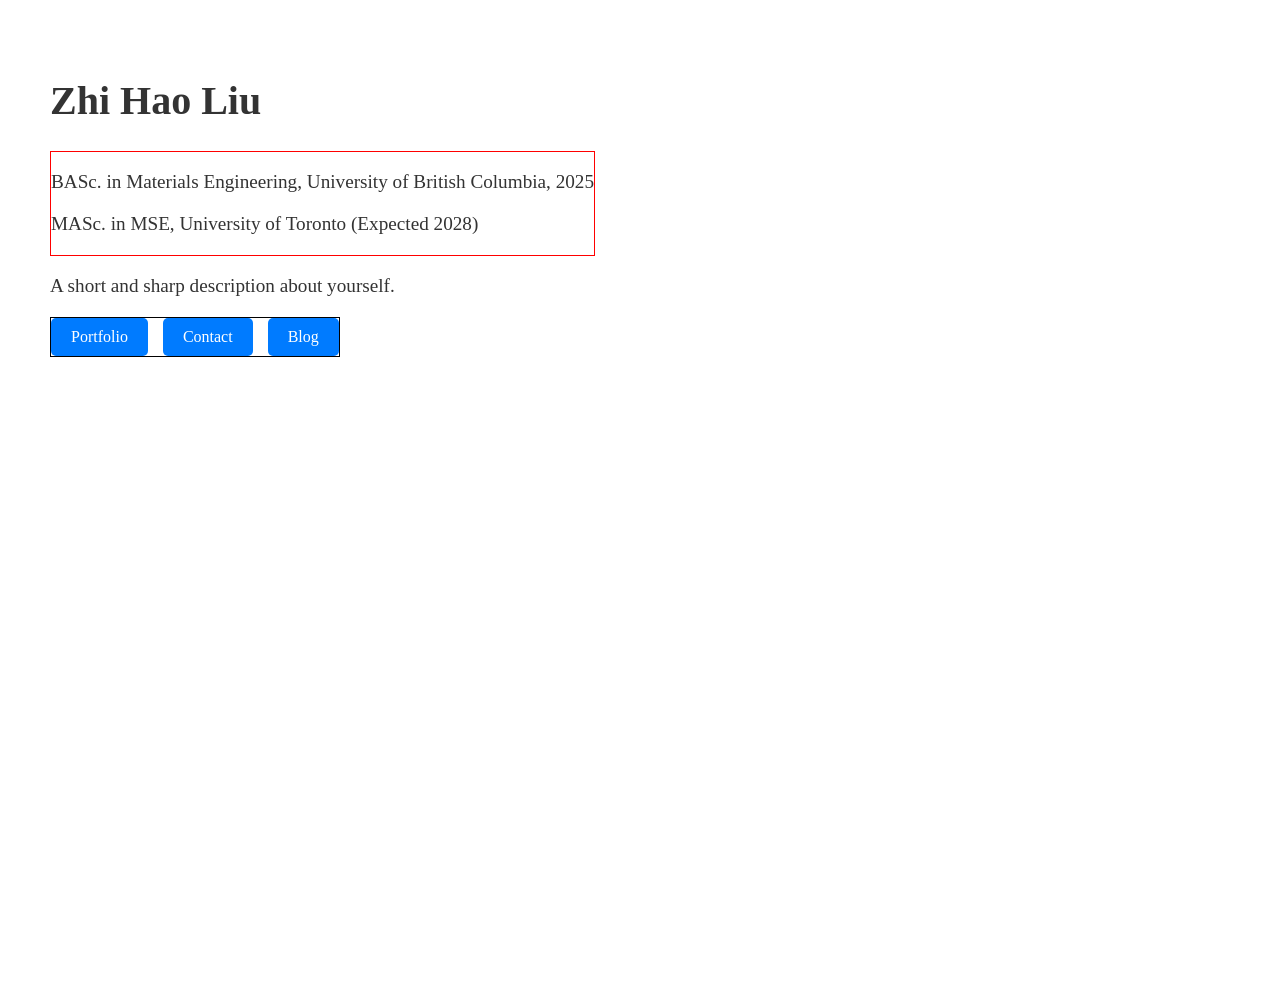
<file: index.html>
<!DOCTYPE html>
<html lang="en">
<head>
    <meta charset="UTF-8">
    <meta name="viewport" content="width=device-width, initial-scale=1.0">
    <link rel="stylesheet" href="style.css">
    <title>Your Name</title>
</head>
<body>
    <h1>Zhi Hao Liu</h1>
    <div class="education">
        <p>BASc. in Materials Engineering, University of British Columbia, 2025</p>
        <p>MASc. in MSE, University of Toronto (Expected 2028)</p>
    </div>
    <p>A short and sharp description about yourself.</p>
    <div class="buttons">
        <a href="#">Portfolio</a>
        <a href="#">Contact</a>
        <a href="#">Blog</a>
    </div>
</body>
</html>
</file>
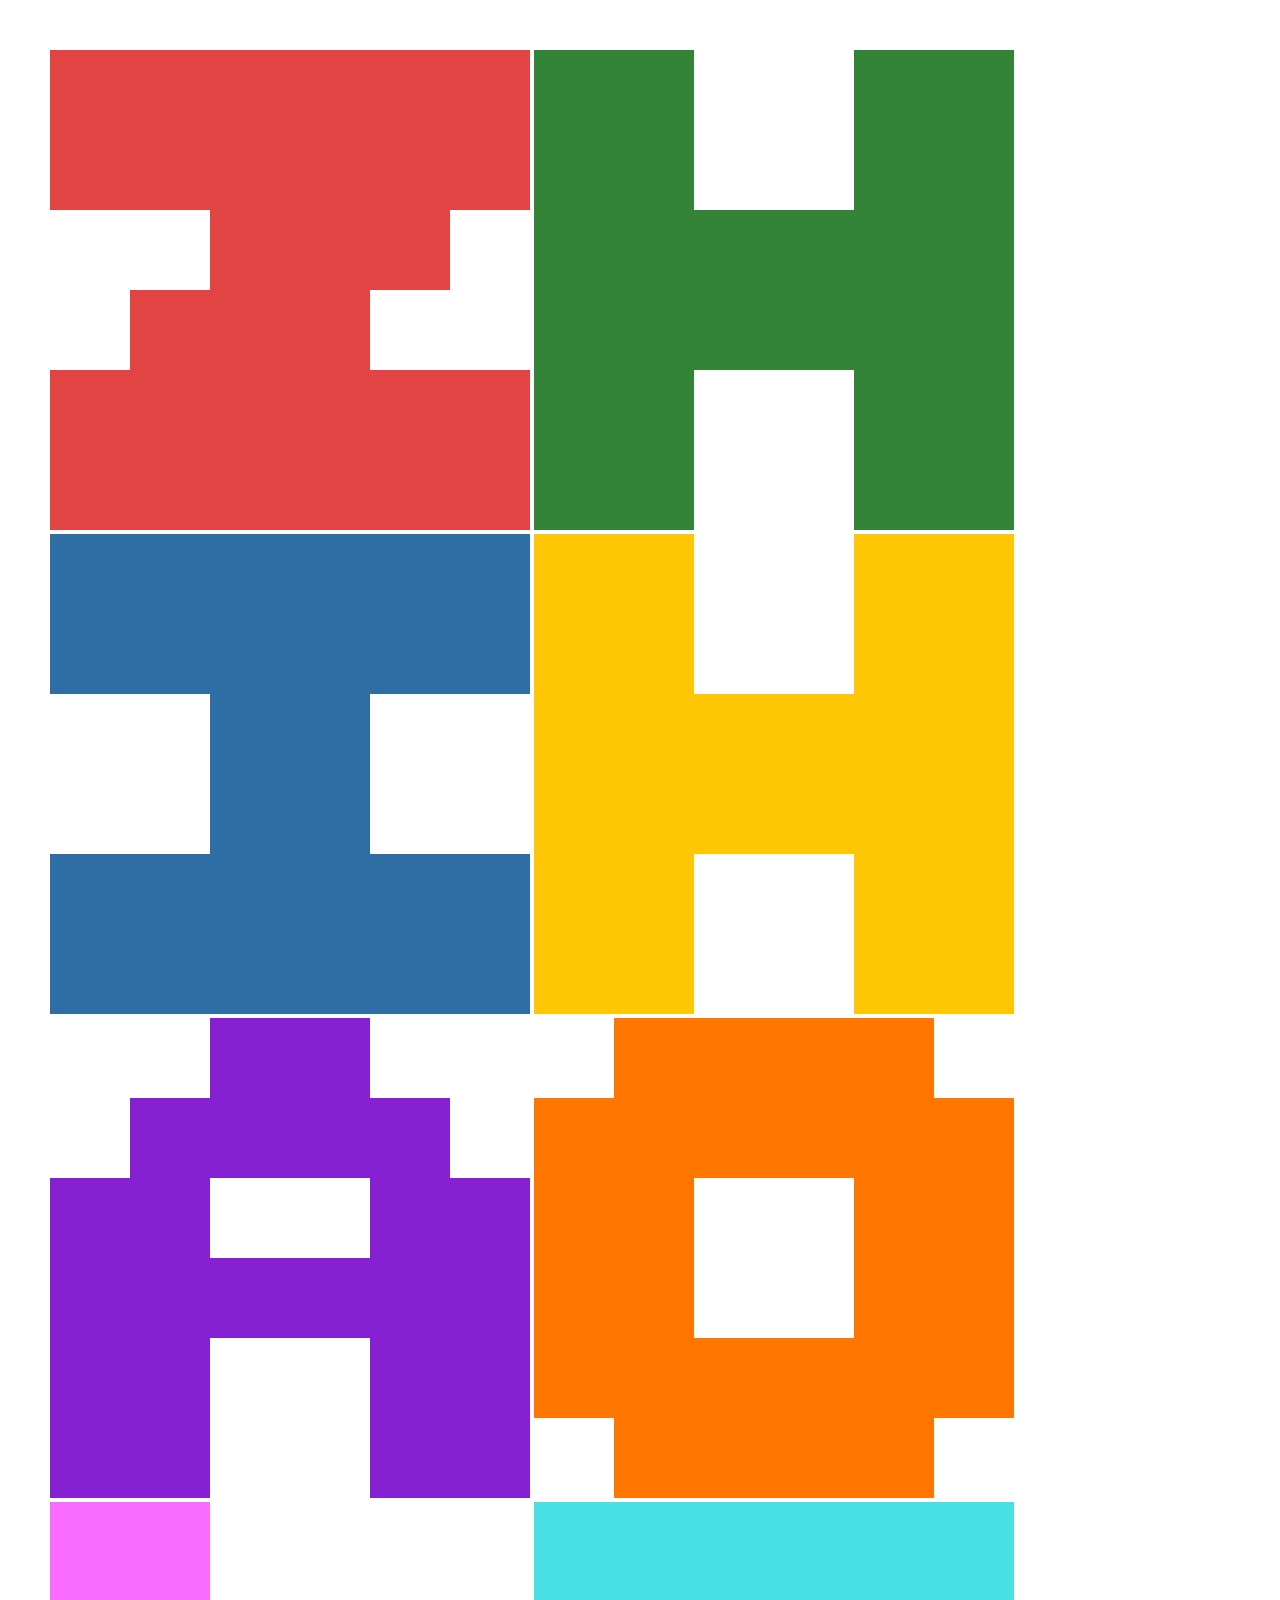
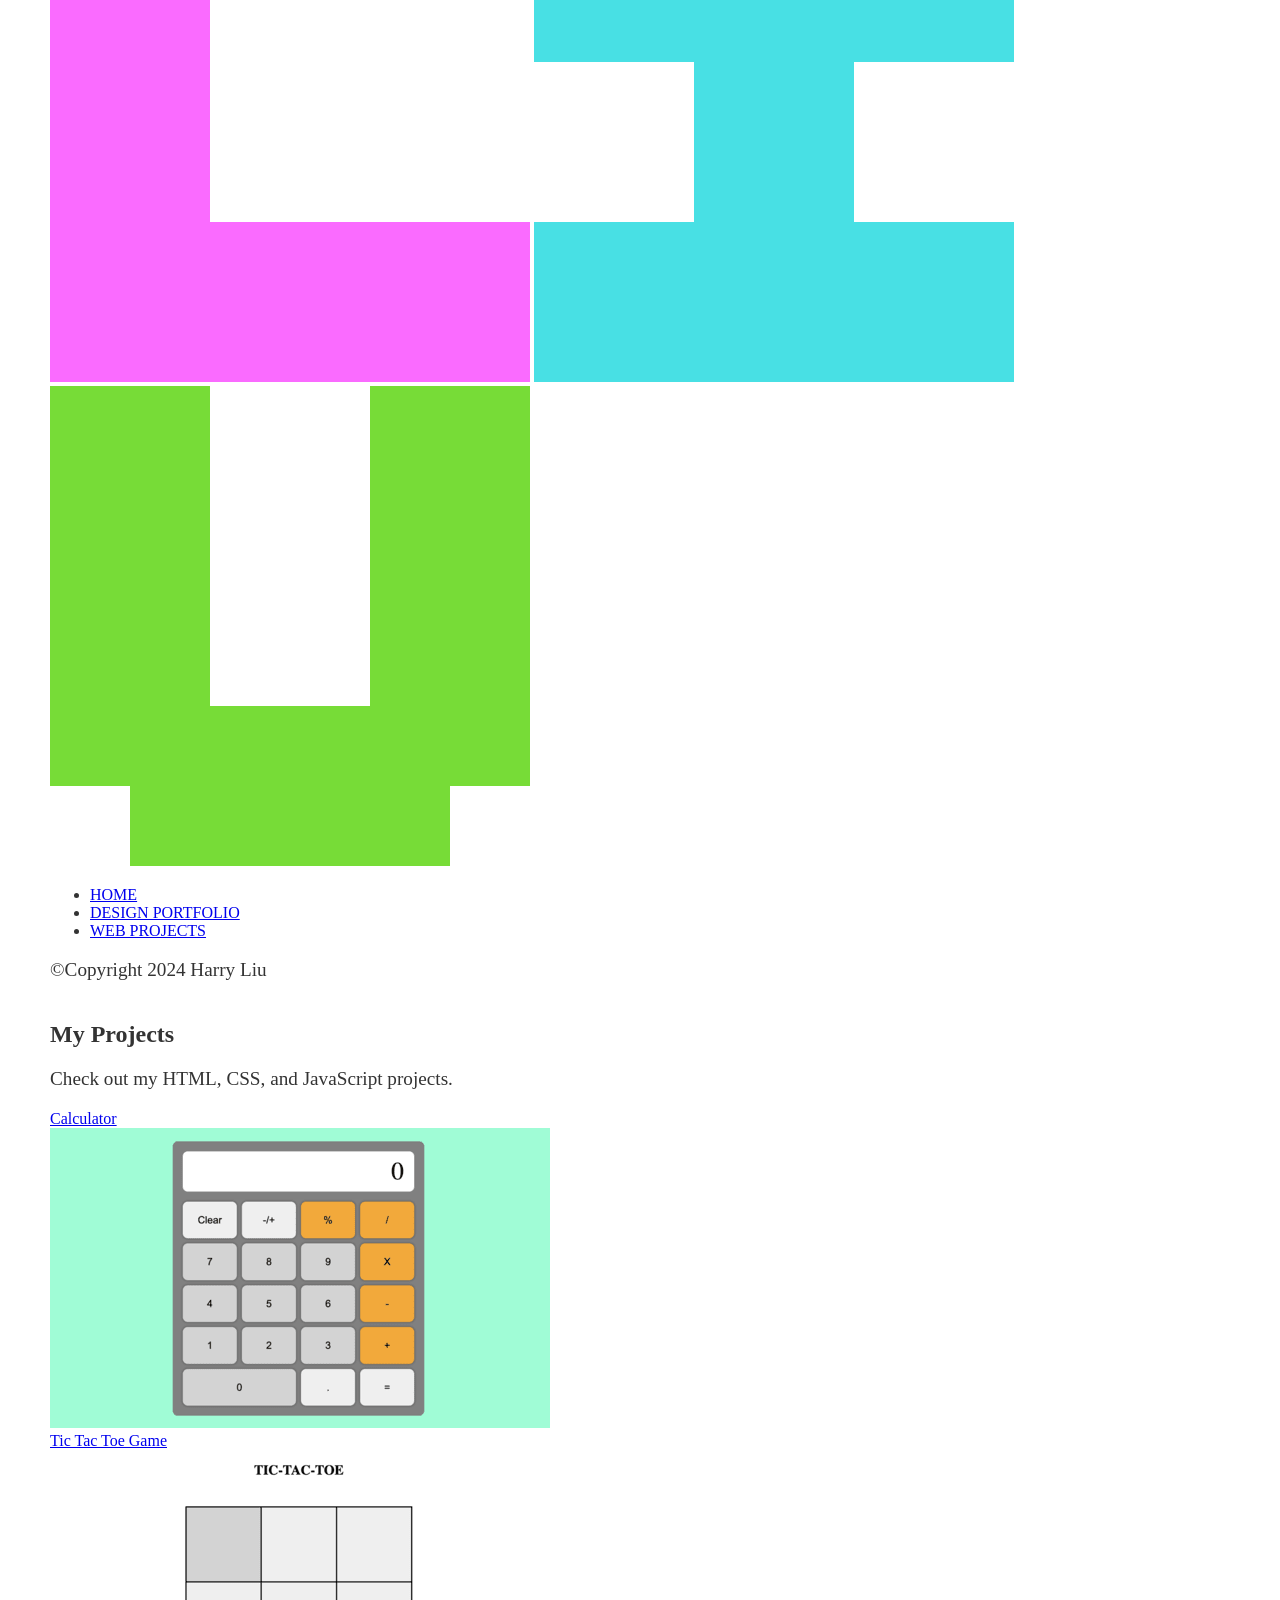
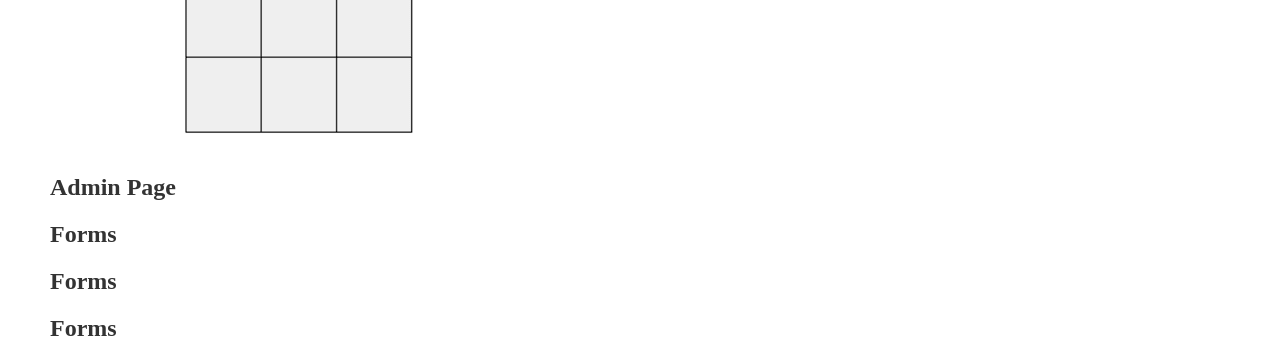
<file: projects.html>
<!DOCTYPE html>
<html lang="en">
<head>
    <meta charset="UTF-8">
    <meta name="viewport" content="width=device-width, initial-scale=1.0">
    <title>Harry Liu</title>
    <link rel="stylesheet" href="style.css">
</head>
<body>

    <div class="left">

        <header class="grid-container">
            <img id="logo"src="images/logo_0.png" alt="logo-img">
            <img id="logo"src="images/logo_1.png" alt="logo-img">
            <img id="logo"src="images/logo_2.png" alt="logo-img">
            <img id="logo"src="images/logo_3.png" alt="logo-img">
            <img id="logo"src="images/logo_4.png" alt="logo-img">
            <img id="logo"src="images/logo_5.png" alt="logo-img">
            <img id="logo"src="images/logo_6.png" alt="logo-img">
            <img id="logo"src="images/logo_7.png" alt="logo-img">
            <img id="logo"src="images/logo_8.png" alt="logo-img">
        </header>

        <nav>
            <ul>
                <li><a href="index.html">HOME</a></li>
                <li><a href="gallery.html">DESIGN PORTFOLIO</a></li>
                <li><a href="#">WEB PROJECTS</a></li>
                <!-- <li><a href="#">INFO</a></li> -->
            </ul>
        </nav>

        <footer>
            <p>©Copyright 2024 Harry Liu</p>
        </footer>

    </div>

    <div class="right">

        <div class="project">

            <div class="project-container">

                <div class="page-info-container">
                    <h2>My Projects</h2>
                    <p>Check out my HTML, CSS, and JavaScript projects.</p>
                </div>

                <div class="project-list">

                    <div class="project-card">
                        <a href="https://hliu19.github.io/odin-calculator">Calculator</a>
                        <div class="thumbnail-container">
                            <img class="thumbnail" src="images/calculator_thumbnail.png" alt="calculator">  
                        </div>
                    </div>

                    <div class="project-card">
                        <a href="https://hliu19.github.io/odin-tic-tac-toe">Tic Tac Toe Game</a>
                        <div class="thumbnail-container">
                            <img class="thumbnail" src="images/tictactoe_thumbnail.png" alt="tictactoe">  
                        </div>
                    </div>

                    <div class="project-card">
                        <h2>Admin Page</h2>
                        <div class="thumbnail"></div>
                    </div>

                    <div class="project-card">
                        <h2>Forms</h2>
                        <div class="thumbnail"></div>
                    </div>

                    <div class="project-card">
                        <h2>Forms</h2>
                        <div class="thumbnail"></div>
                    </div>

                    <div class="project-card">
                        <h2>Forms</h2>
                        <div class="thumbnail"></div>
                    </div>

                </div>
            </div>

        </div>
    </div>
    
</body>
</html>
</file>
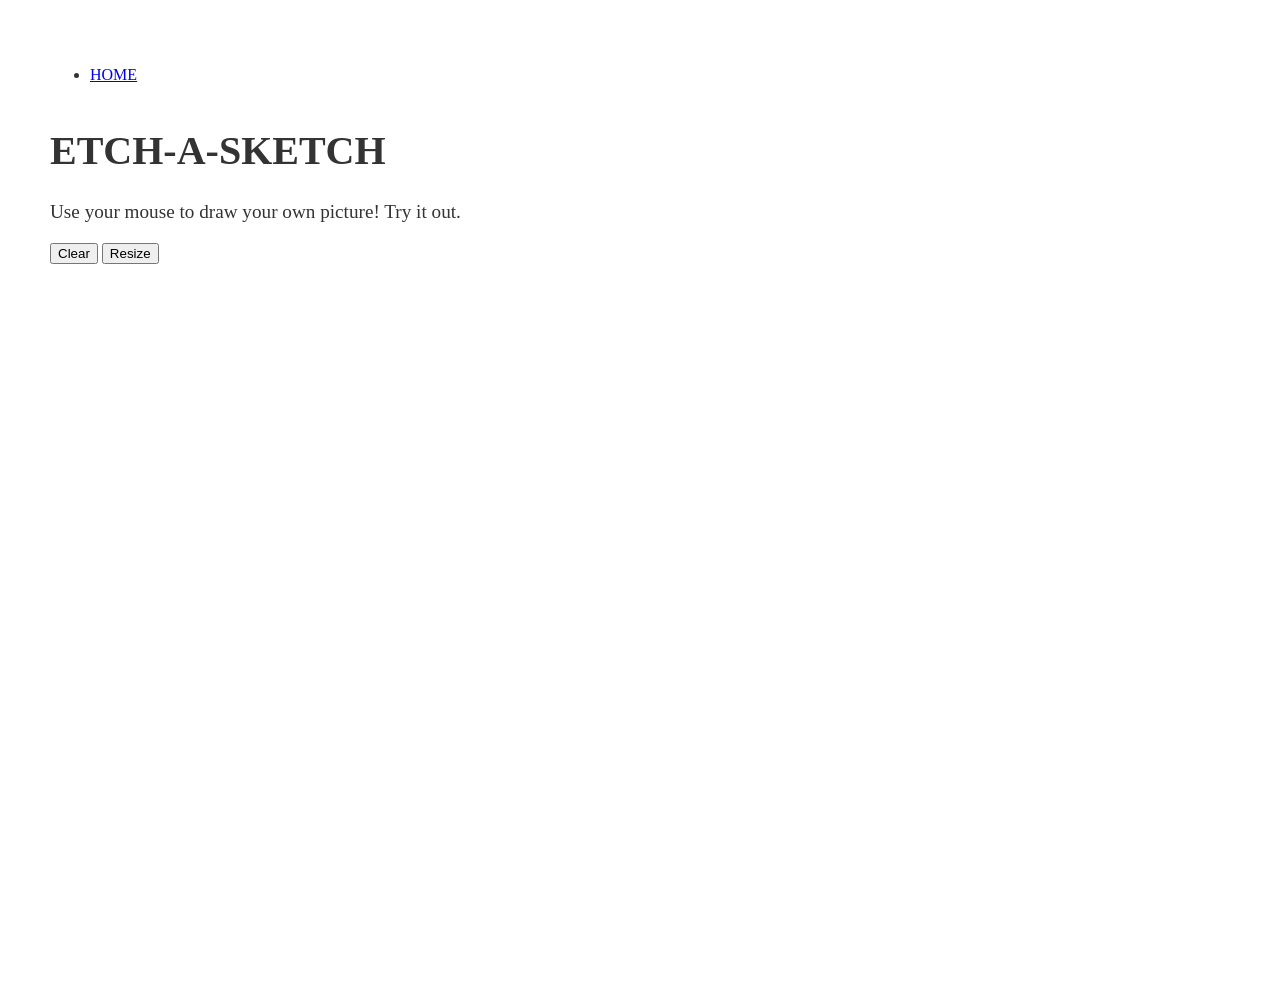
<file: etch-a-sketch/etch-a-sketch.html>
<!DOCTYPE html>
<html lang="en">
<head>
    <meta charset="UTF-8">
    <meta name="viewport" content="width=device-width, initial-scale=1.0">
    <title>Harry Liu</title>
    <link rel="stylesheet" href="../style.css">
</head>
<body>

    <div class="left">

        <nav>
            <ul>
                <li><a href="../index.html">HOME</a></li>
            </ul>
        </nav>

    </div>

    <div class="right">
        <div class="title">
            <h1>ETCH-A-SKETCH</h1>
            <p>Use your mouse to draw your own picture! Try it out.</p>
            <nav class="controls">
                <button id="clear">Clear</button>
                <button id="resize">Resize</button>
            </nav>
        </div>

        <div class="container">

        </div>

    </div>

    <script src="etch-a-sketch.js"></script>
    
</body>
</html>
</file>
<file: style.css>
body {
  font-family: 'Times New Roman', Times, serif;
  display: flex;
  flex-direction: column;
  justify-content: flex-start;
  align-items: flex-start;
  height: 100vh;
  margin: 0;
  padding: 50px;
  background-color: #ffffff;
  color: #333;
  text-align: left;
}

h1 {
  font-size: 2.5rem;
}

p {
  font-size: 1.2rem;
  margin-bottom: 20px;
}
.buttons {
  border: 1px solid #000;
  display: flex;
  gap: 15px;
}
.buttons a {
  text-decoration: none;
  padding: 10px 20px;
  border-radius: 5px;
  background-color: #007BFF;
  color: white;
  font-size: 1rem;
  transition: 0.3s;
}
.buttons a:hover {
  background-color: #0056b3;
}

.education {
  border: 1px solid #ff0000;
}
</file>
